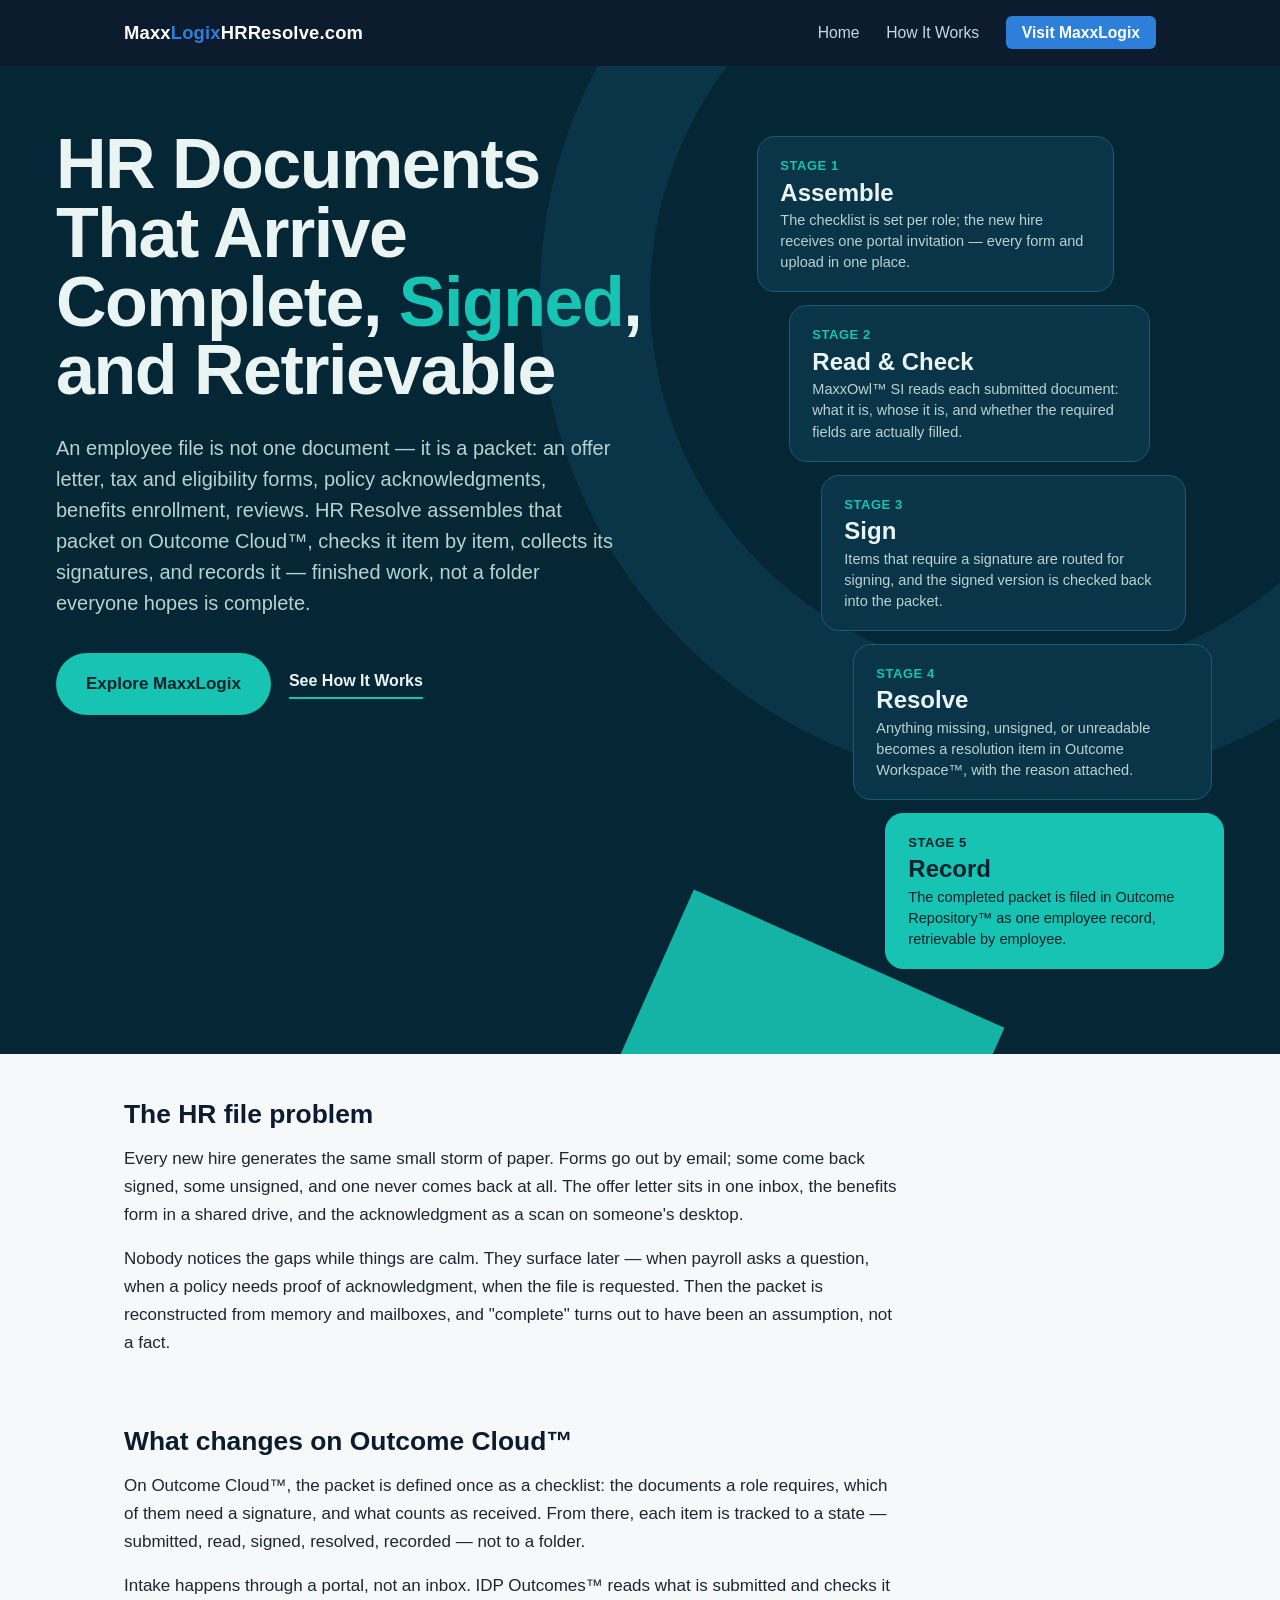
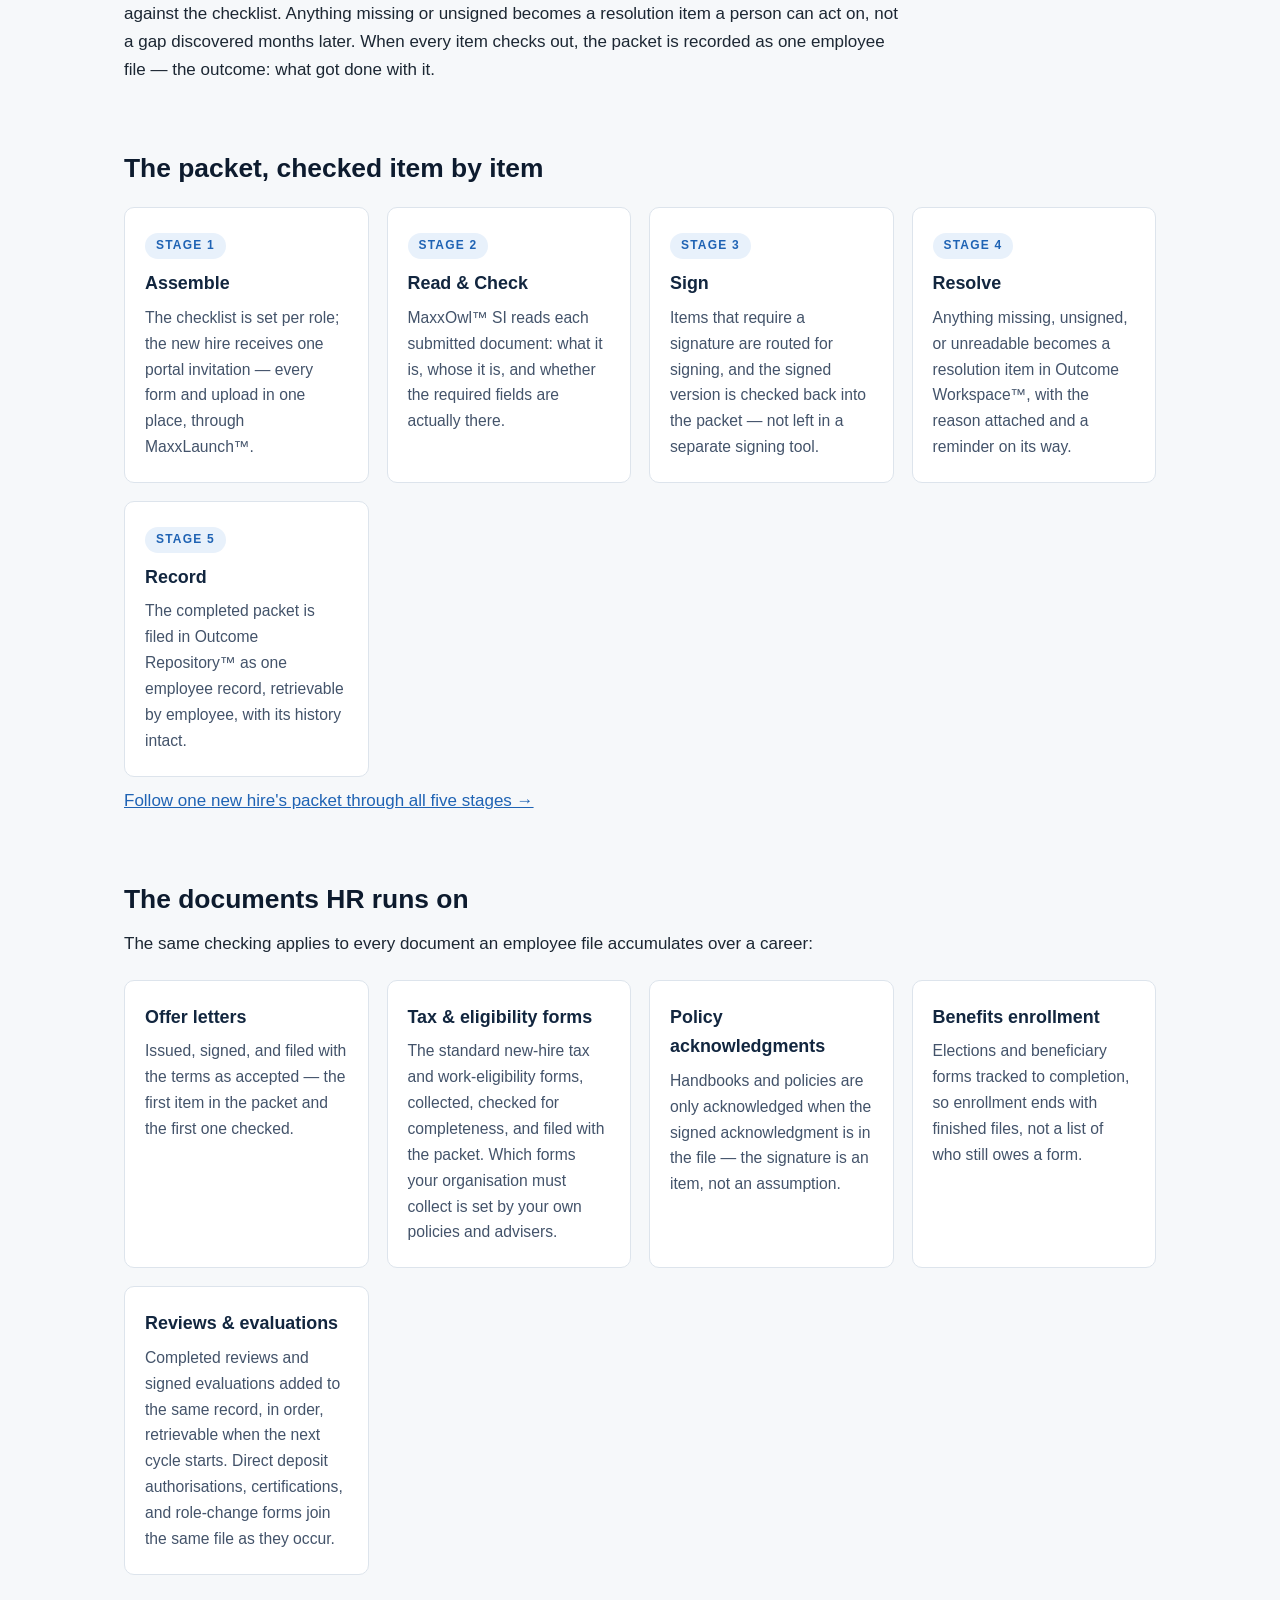
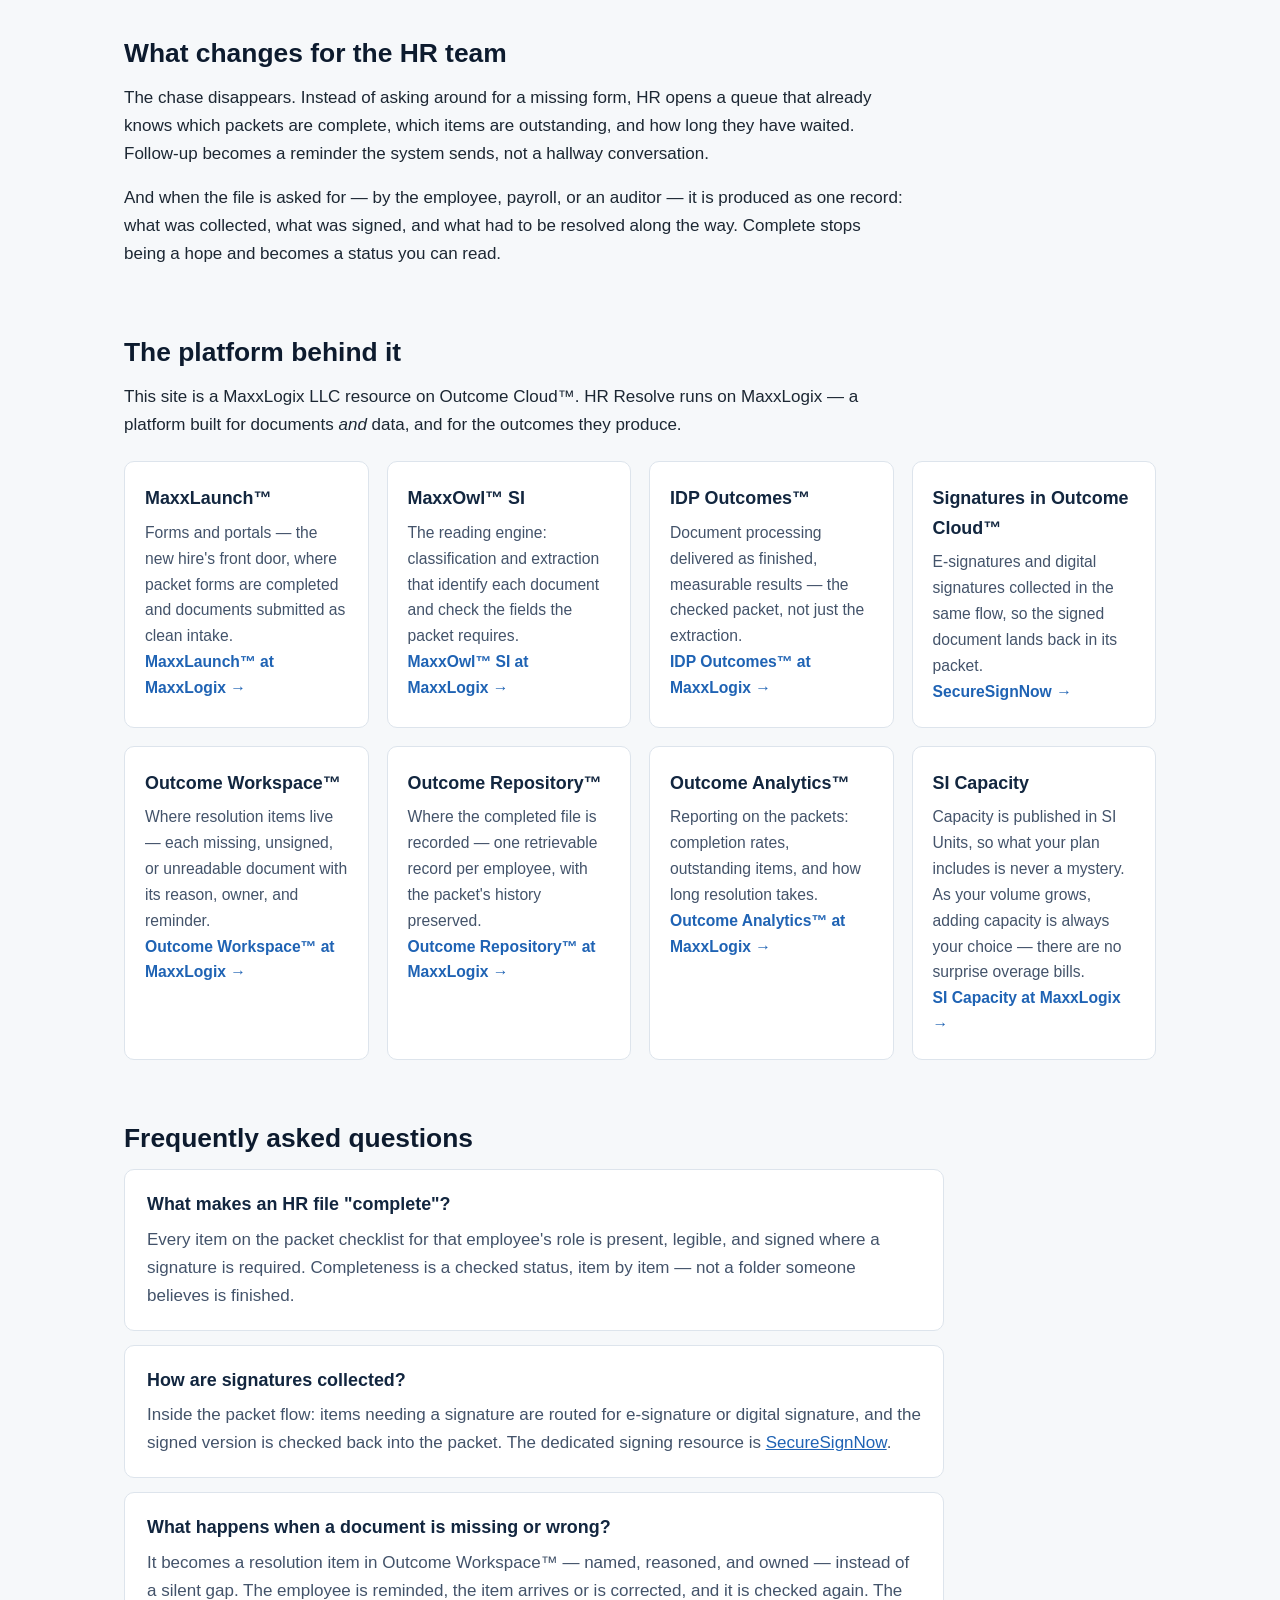
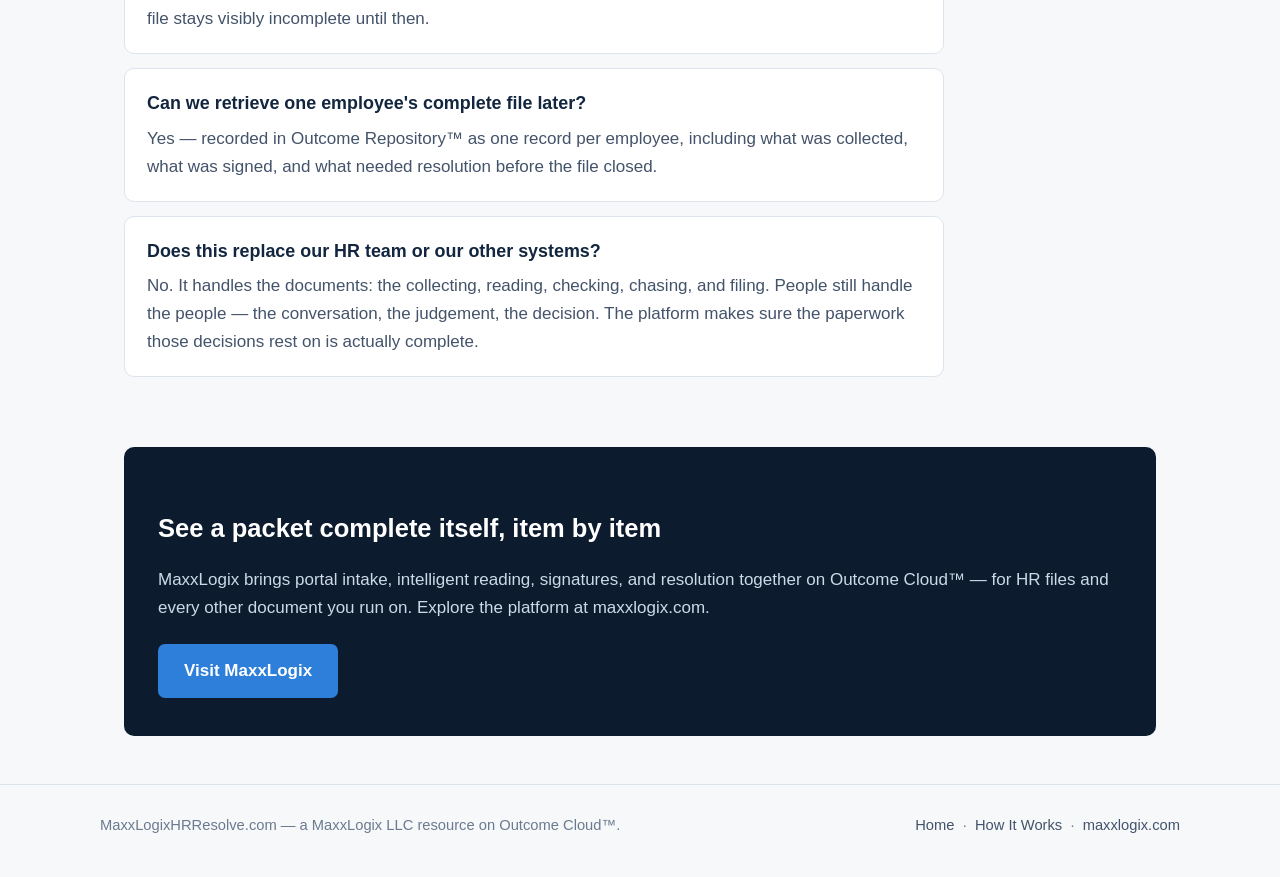
<file: index.html>
<!DOCTYPE html>
<html lang="en">
<head>
<meta charset="UTF-8">
<meta name="viewport" content="width=device-width, initial-scale=1.0">
<title>HR Documents That Arrive Complete, Signed, and Retrievable | MaxxLogix HR Resolve</title>
<meta name="description" content="HR document packets checked item by item on Outcome Cloud: portal intake, intelligent reading, signatures collected, missing items resolved, and the complete file recorded and retrievable by employee.">
<link rel="canonical" href="https://maxxlogixhrresolve.com/">
<meta property="og:type" content="website">
<meta property="og:site_name" content="MaxxLogix HR Resolve">
<meta property="og:title" content="HR Documents That Arrive Complete, Signed, and Retrievable">
<meta property="og:description" content="Onboarding packets with a missing form. Unsigned acknowledgments. Documents scattered across email. How Outcome Cloud assembles, checks, signs, resolves, and records the HR file.">
<meta property="og:url" content="https://maxxlogixhrresolve.com/">
<meta name="twitter:card" content="summary">
<link rel="stylesheet" href="style.css">
</head>
<body>

<header class="site-header">
  <div class="header-inner">
    <a class="wordmark" href="index.html">Maxx<span>Logix</span>HRResolve.com</a>
    <nav class="main-nav">
      <a href="index.html">Home</a>
      <a href="how-it-works.html">How It Works</a>
      <a class="nav-cta" href="https://maxxlogix.com">Visit MaxxLogix</a>
    </nav>
  </div>
</header>

<section class="bh">
  <div class="bh-wrap">
    <div class="bh-grid">
      <div>
        <h1 class="bh-h1" style="font-size:70px">HR Documents That Arrive Complete, <span class="bh-a">Signed</span>, and Retrievable</h1>
        <p class="bh-lede">An employee file is not one document — it is a packet: an offer letter, tax and eligibility forms, policy acknowledgments, benefits enrollment, reviews. HR Resolve assembles that packet on Outcome Cloud&trade;, checks it item by item, collects its signatures, and records it — finished work, not a folder everyone hopes is complete.</p>
        <div class="bh-actions">
          <a class="bh-btn" href="https://maxxlogix.com">Explore MaxxLogix</a>
          <a class="bh-link2" href="how-it-works.html">See How It Works</a>
        </div>
      </div>
      <div class="bh-path" aria-label="The path, end to end">
        <div class="bh-stage bh-s1"><div class="bh-n">Stage 1</div><div class="bh-t">Assemble</div><div class="bh-d">The checklist is set per role; the new hire receives one portal invitation — every form and upload in one place.</div></div>
        <div class="bh-stage bh-s2"><div class="bh-n">Stage 2</div><div class="bh-t">Read &amp; Check</div><div class="bh-d">MaxxOwl&trade; SI reads each submitted document: what it is, whose it is, and whether the required fields are actually filled.</div></div>
        <div class="bh-stage bh-s3"><div class="bh-n">Stage 3</div><div class="bh-t">Sign</div><div class="bh-d">Items that require a signature are routed for signing, and the signed version is checked back into the packet.</div></div>
        <div class="bh-stage bh-s4"><div class="bh-n">Stage 4</div><div class="bh-t">Resolve</div><div class="bh-d">Anything missing, unsigned, or unreadable becomes a resolution item in Outcome Workspace&trade;, with the reason attached.</div></div>
        <div class="bh-stage bh-s5"><div class="bh-n">Stage 5</div><div class="bh-t">Record</div><div class="bh-d">The completed packet is filed in Outcome Repository&trade; as one employee record, retrievable by employee.</div></div>
      </div>
    </div>
  </div>
</section>

<main>

  <section>
    <h2>The HR file problem</h2>
    <p>Every new hire generates the same small storm of paper. Forms go out by email; some come back signed, some unsigned, and one never comes back at all. The offer letter sits in one inbox, the benefits form in a shared drive, and the acknowledgment as a scan on someone's desktop.</p>
    <p>Nobody notices the gaps while things are calm. They surface later — when payroll asks a question, when a policy needs proof of acknowledgment, when the file is requested. Then the packet is reconstructed from memory and mailboxes, and "complete" turns out to have been an assumption, not a fact.</p>
  </section>

  <section>
    <h2>What changes on Outcome Cloud&trade;</h2>
    <p>On Outcome Cloud&trade;, the packet is defined once as a checklist: the documents a role requires, which of them need a signature, and what counts as received. From there, each item is tracked to a state — submitted, read, signed, resolved, recorded — not to a folder.</p>
    <p>Intake happens through a portal, not an inbox. IDP Outcomes&trade; reads what is submitted and checks it against the checklist. Anything missing or unsigned becomes a resolution item a person can act on, not a gap discovered months later. When every item checks out, the packet is recorded as one employee file — the outcome: what got done with it.</p>
  </section>

  <section>
    <h2>The packet, checked item by item</h2>
    <div class="grid">
      <div class="card">
        <span class="step">Stage 1</span>
        <h3>Assemble</h3>
        <p>The checklist is set per role; the new hire receives one portal invitation — every form and upload in one place, through MaxxLaunch&trade;.</p>
      </div>
      <div class="card">
        <span class="step">Stage 2</span>
        <h3>Read &amp; Check</h3>
        <p>MaxxOwl&trade; SI reads each submitted document: what it is, whose it is, and whether the required fields are actually there.</p>
      </div>
      <div class="card">
        <span class="step">Stage 3</span>
        <h3>Sign</h3>
        <p>Items that require a signature are routed for signing, and the signed version is checked back into the packet — not left in a separate signing tool.</p>
      </div>
      <div class="card">
        <span class="step">Stage 4</span>
        <h3>Resolve</h3>
        <p>Anything missing, unsigned, or unreadable becomes a resolution item in Outcome Workspace&trade;, with the reason attached and a reminder on its way.</p>
      </div>
      <div class="card">
        <span class="step">Stage 5</span>
        <h3>Record</h3>
        <p>The completed packet is filed in Outcome Repository&trade; as one employee record, retrievable by employee, with its history intact.</p>
      </div>
    </div>
    <p><a href="how-it-works.html">Follow one new hire's packet through all five stages &rarr;</a></p>
  </section>

  <section>
    <h2>The documents HR runs on</h2>
    <p>The same checking applies to every document an employee file accumulates over a career:</p>
    <div class="grid">
      <div class="card">
        <h3>Offer letters</h3>
        <p>Issued, signed, and filed with the terms as accepted — the first item in the packet and the first one checked.</p>
      </div>
      <div class="card">
        <h3>Tax &amp; eligibility forms</h3>
        <p>The standard new-hire tax and work-eligibility forms, collected, checked for completeness, and filed with the packet. Which forms your organisation must collect is set by your own policies and advisers.</p>
      </div>
      <div class="card">
        <h3>Policy acknowledgments</h3>
        <p>Handbooks and policies are only acknowledged when the signed acknowledgment is in the file — the signature is an item, not an assumption.</p>
      </div>
      <div class="card">
        <h3>Benefits enrollment</h3>
        <p>Elections and beneficiary forms tracked to completion, so enrollment ends with finished files, not a list of who still owes a form.</p>
      </div>
      <div class="card">
        <h3>Reviews &amp; evaluations</h3>
        <p>Completed reviews and signed evaluations added to the same record, in order, retrievable when the next cycle starts. Direct deposit authorisations, certifications, and role-change forms join the same file as they occur.</p>
      </div>
    </div>
  </section>

  <section>
    <h2>What changes for the HR team</h2>
    <p>The chase disappears. Instead of asking around for a missing form, HR opens a queue that already knows which packets are complete, which items are outstanding, and how long they have waited. Follow-up becomes a reminder the system sends, not a hallway conversation.</p>
    <p>And when the file is asked for — by the employee, payroll, or an auditor — it is produced as one record: what was collected, what was signed, and what had to be resolved along the way. Complete stops being a hope and becomes a status you can read.</p>
  </section>

  <section>
    <h2>The platform behind it</h2>
    <p class="narrow">This site is a MaxxLogix LLC resource on Outcome Cloud&trade;. HR Resolve runs on MaxxLogix — a platform built for documents <em>and</em> data, and for the outcomes they produce.</p>
    <div class="grid">
      <div class="card">
        <h3>MaxxLaunch&trade;</h3>
        <p>Forms and portals — the new hire's front door, where packet forms are completed and documents submitted as clean intake.</p>
        <p><a href="https://maxxlogix.com/maxxlaunch/">MaxxLaunch&trade; at MaxxLogix &rarr;</a></p>
      </div>
      <div class="card">
        <h3>MaxxOwl&trade; SI</h3>
        <p>The reading engine: classification and extraction that identify each document and check the fields the packet requires.</p>
        <p><a href="https://maxxlogix.com/maxxowl-si/">MaxxOwl&trade; SI at MaxxLogix &rarr;</a></p>
      </div>
      <div class="card">
        <h3>IDP Outcomes&trade;</h3>
        <p>Document processing delivered as finished, measurable results — the checked packet, not just the extraction.</p>
        <p><a href="https://maxxlogix.com/idp-outcomes/">IDP Outcomes&trade; at MaxxLogix &rarr;</a></p>
      </div>
      <div class="card">
        <h3>Signatures in Outcome Cloud&trade;</h3>
        <p>E-signatures and digital signatures collected in the same flow, so the signed document lands back in its packet.</p>
        <p><a href="https://securesignnow.com/">SecureSignNow &rarr;</a></p>
      </div>
      <div class="card">
        <h3>Outcome Workspace&trade;</h3>
        <p>Where resolution items live — each missing, unsigned, or unreadable document with its reason, owner, and reminder.</p>
        <p><a href="https://maxxlogix.com/outcome-workspace/">Outcome Workspace&trade; at MaxxLogix &rarr;</a></p>
      </div>
      <div class="card">
        <h3>Outcome Repository&trade;</h3>
        <p>Where the completed file is recorded — one retrievable record per employee, with the packet's history preserved.</p>
        <p><a href="https://maxxlogix.com/outcome-repository/">Outcome Repository&trade; at MaxxLogix &rarr;</a></p>
      </div>
      <div class="card">
        <h3>Outcome Analytics&trade;</h3>
        <p>Reporting on the packets: completion rates, outstanding items, and how long resolution takes.</p>
        <p><a href="https://maxxlogix.com/outcome-analytics/">Outcome Analytics&trade; at MaxxLogix &rarr;</a></p>
      </div>
      <div class="card">
        <h3>SI Capacity</h3>
        <p>Capacity is published in SI Units, so what your plan includes is never a mystery. As your volume grows, adding capacity is always your choice — there are no surprise overage bills.</p>
        <p><a href="https://maxxlogix.com/si-capacity/">SI Capacity at MaxxLogix &rarr;</a></p>
      </div>
    </div>
  </section>

  <section>
    <h2>Frequently asked questions</h2>

    <div class="faq-item">
      <h3>What makes an HR file "complete"?</h3>
      <p>Every item on the packet checklist for that employee's role is present, legible, and signed where a signature is required. Completeness is a checked status, item by item — not a folder someone believes is finished.</p>
    </div>

    <div class="faq-item">
      <h3>How are signatures collected?</h3>
      <p>Inside the packet flow: items needing a signature are routed for e-signature or digital signature, and the signed version is checked back into the packet. The dedicated signing resource is <a href="https://securesignnow.com/">SecureSignNow</a>.</p>
    </div>

    <div class="faq-item">
      <h3>What happens when a document is missing or wrong?</h3>
      <p>It becomes a resolution item in Outcome Workspace&trade; — named, reasoned, and owned — instead of a silent gap. The employee is reminded, the item arrives or is corrected, and it is checked again. The file stays visibly incomplete until then.</p>
    </div>

    <div class="faq-item">
      <h3>Can we retrieve one employee's complete file later?</h3>
      <p>Yes — recorded in Outcome Repository&trade; as one record per employee, including what was collected, what was signed, and what needed resolution before the file closed.</p>
    </div>

    <div class="faq-item">
      <h3>Does this replace our HR team or our other systems?</h3>
      <p>No. It handles the documents: the collecting, reading, checking, chasing, and filing. People still handle the people — the conversation, the judgement, the decision. The platform makes sure the paperwork those decisions rest on is actually complete.</p>
    </div>
  </section>

  <div class="cta-band">
    <h2>See a packet complete itself, item by item</h2>
    <p>MaxxLogix brings portal intake, intelligent reading, signatures, and resolution together on Outcome Cloud&trade; — for HR files and every other document you run on. Explore the platform at maxxlogix.com.</p>
    <a class="btn" href="https://maxxlogix.com">Visit MaxxLogix</a>
  </div>

</main>

<footer class="site-footer">
  <div class="footer-inner">
    <span>MaxxLogixHRResolve.com — a MaxxLogix LLC resource on Outcome Cloud&trade;.</span>
    <span><a href="index.html">Home</a> &nbsp;·&nbsp; <a href="how-it-works.html">How It Works</a> &nbsp;·&nbsp; <a href="https://maxxlogix.com">maxxlogix.com</a></span>
  </div>
</footer>

</body>
</html>
</file>
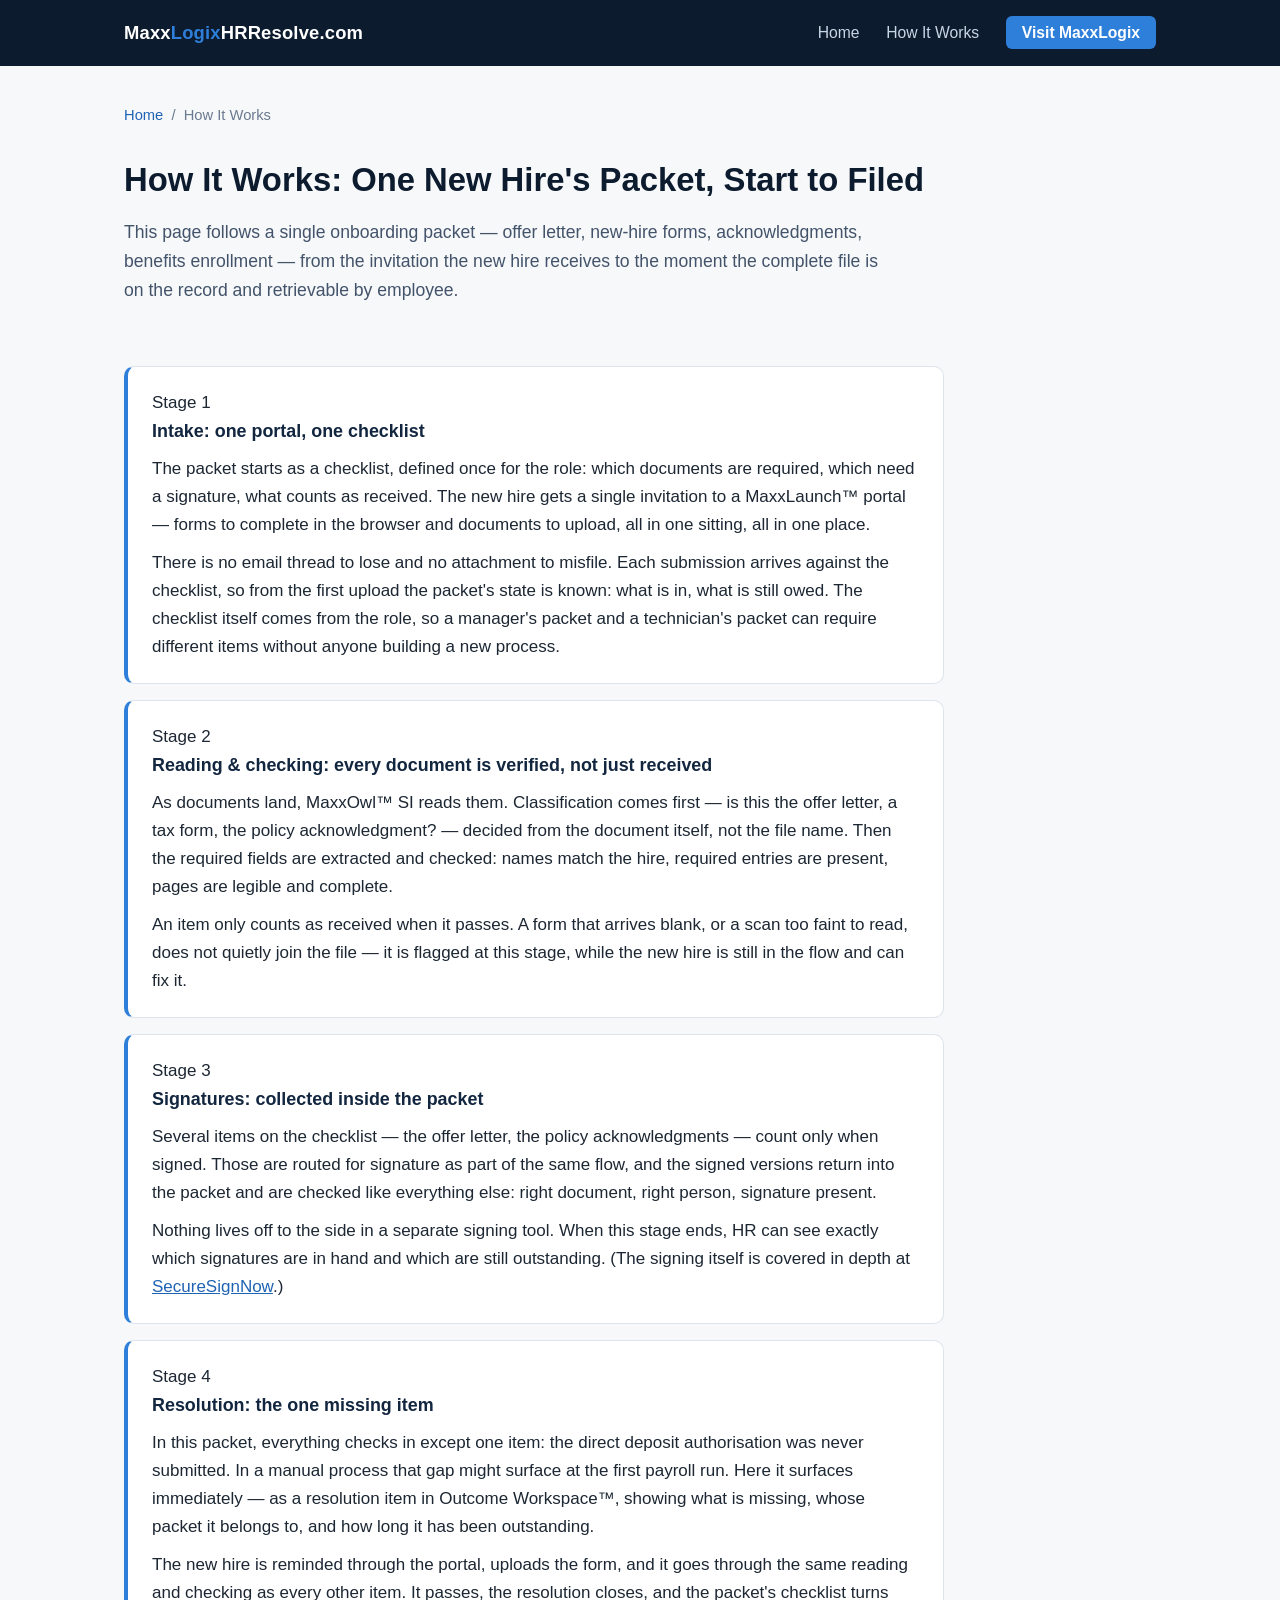
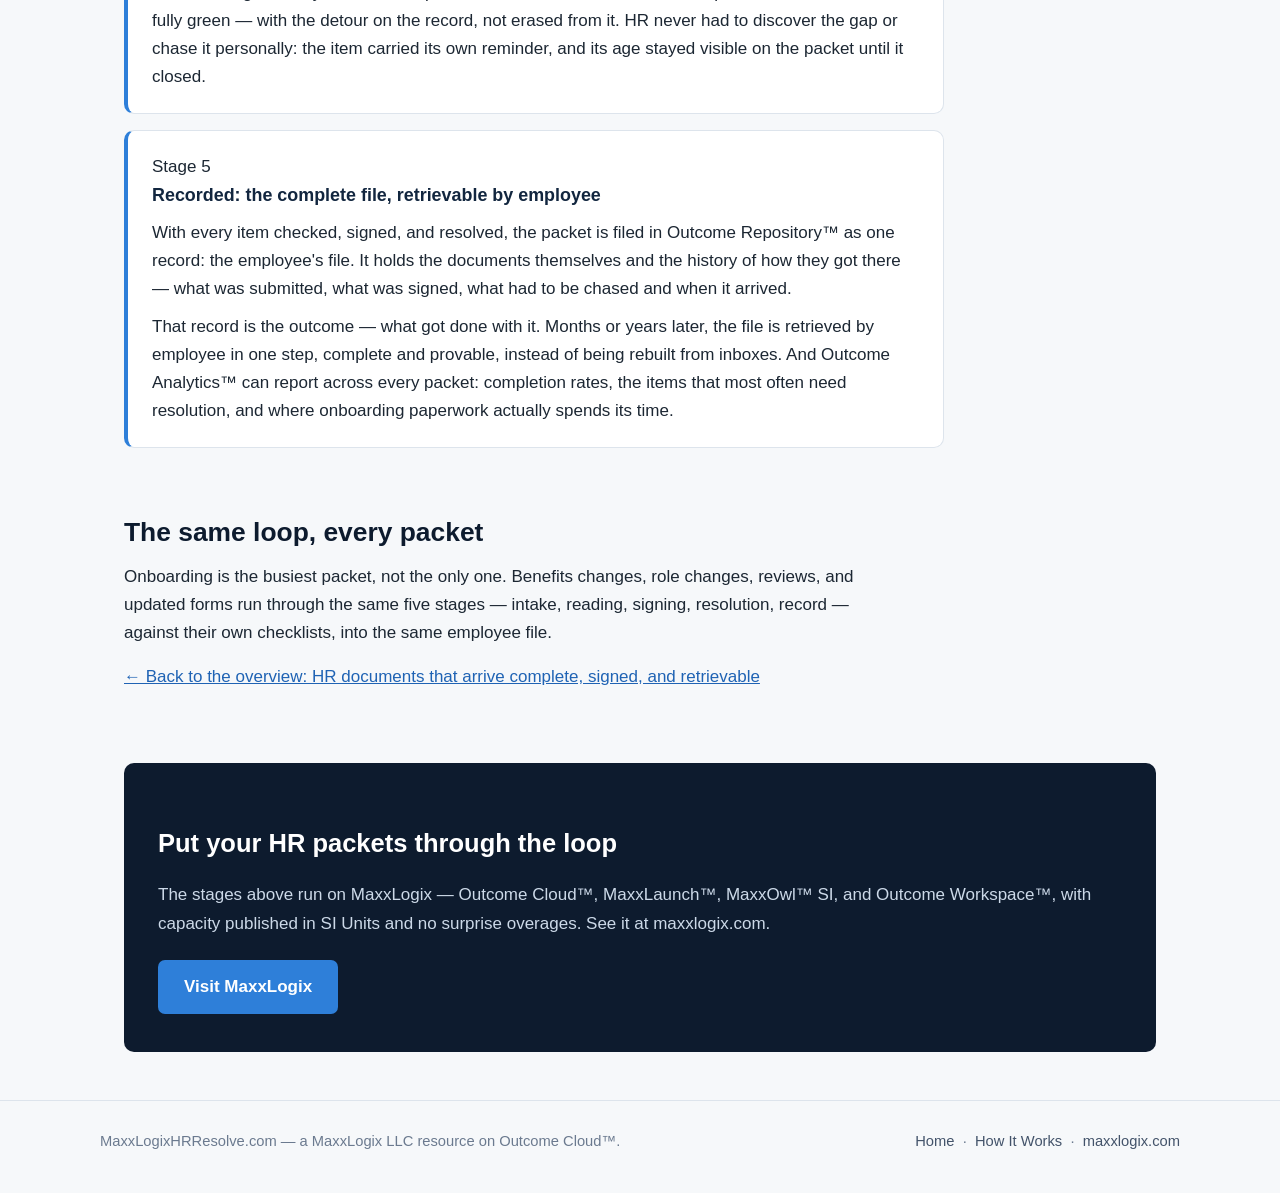
<file: how-it-works.html>
<!DOCTYPE html>
<html lang="en">
<head>
<meta charset="UTF-8">
<meta name="viewport" content="width=device-width, initial-scale=1.0">
<title>How It Works: One New Hire's Packet, Completed End to End | MaxxLogix HR Resolve</title>
<meta name="description" content="Follow one new hire's document packet through portal intake, intelligent reading and checking, the signature step, one missing item resolved, and the complete file recorded — retrievable by employee.">
<link rel="canonical" href="https://maxxlogixhrresolve.com/how-it-works.html">
<meta property="og:type" content="article">
<meta property="og:site_name" content="MaxxLogix HR Resolve">
<meta property="og:title" content="How It Works: One New Hire's Packet, Completed End to End">
<meta property="og:description" content="Portal intake via MaxxLaunch, MaxxOwl SI reading and checking, signatures collected, one missing item resolved, and the complete HR file recorded in Outcome Repository.">
<meta property="og:url" content="https://maxxlogixhrresolve.com/how-it-works.html">
<meta name="twitter:card" content="summary">
<link rel="stylesheet" href="style.css">
</head>
<body>

<header class="site-header">
  <div class="header-inner">
    <a class="wordmark" href="index.html">Maxx<span>Logix</span>HRResolve.com</a>
    <nav class="main-nav">
      <a href="index.html">Home</a>
      <a href="how-it-works.html">How It Works</a>
      <a class="nav-cta" href="https://maxxlogix.com">Visit MaxxLogix</a>
    </nav>
  </div>
</header>

<main>

  <p class="crumb"><a href="index.html">Home</a> &nbsp;/&nbsp; How It Works</p>

  <div class="page-head">
    <h1>How It Works: One New Hire's Packet, Start to Filed</h1>
    <p class="lede">This page follows a single onboarding packet — offer letter, new-hire forms, acknowledgments, benefits enrollment — from the invitation the new hire receives to the moment the complete file is on the record and retrievable by employee.</p>
  </div>

  <section>
    <div class="stage-list">

      <div class="stage-block">
        <span class="step">Stage 1</span>
        <h3>Intake: one portal, one checklist</h3>
        <p>The packet starts as a checklist, defined once for the role: which documents are required, which need a signature, what counts as received. The new hire gets a single invitation to a MaxxLaunch&trade; portal — forms to complete in the browser and documents to upload, all in one sitting, all in one place.</p>
        <p>There is no email thread to lose and no attachment to misfile. Each submission arrives against the checklist, so from the first upload the packet's state is known: what is in, what is still owed. The checklist itself comes from the role, so a manager's packet and a technician's packet can require different items without anyone building a new process.</p>
      </div>

      <div class="stage-block">
        <span class="step">Stage 2</span>
        <h3>Reading &amp; checking: every document is verified, not just received</h3>
        <p>As documents land, MaxxOwl&trade; SI reads them. Classification comes first — is this the offer letter, a tax form, the policy acknowledgment? — decided from the document itself, not the file name. Then the required fields are extracted and checked: names match the hire, required entries are present, pages are legible and complete.</p>
        <p>An item only counts as received when it passes. A form that arrives blank, or a scan too faint to read, does not quietly join the file — it is flagged at this stage, while the new hire is still in the flow and can fix it.</p>
      </div>

      <div class="stage-block">
        <span class="step">Stage 3</span>
        <h3>Signatures: collected inside the packet</h3>
        <p>Several items on the checklist — the offer letter, the policy acknowledgments — count only when signed. Those are routed for signature as part of the same flow, and the signed versions return into the packet and are checked like everything else: right document, right person, signature present.</p>
        <p>Nothing lives off to the side in a separate signing tool. When this stage ends, HR can see exactly which signatures are in hand and which are still outstanding. (The signing itself is covered in depth at <a href="https://securesignnow.com/">SecureSignNow</a>.)</p>
      </div>

      <div class="stage-block">
        <span class="step">Stage 4</span>
        <h3>Resolution: the one missing item</h3>
        <p>In this packet, everything checks in except one item: the direct deposit authorisation was never submitted. In a manual process that gap might surface at the first payroll run. Here it surfaces immediately — as a resolution item in Outcome Workspace&trade;, showing what is missing, whose packet it belongs to, and how long it has been outstanding.</p>
        <p>The new hire is reminded through the portal, uploads the form, and it goes through the same reading and checking as every other item. It passes, the resolution closes, and the packet's checklist turns fully green — with the detour on the record, not erased from it. HR never had to discover the gap or chase it personally: the item carried its own reminder, and its age stayed visible on the packet until it closed.</p>
      </div>

      <div class="stage-block">
        <span class="step">Stage 5</span>
        <h3>Recorded: the complete file, retrievable by employee</h3>
        <p>With every item checked, signed, and resolved, the packet is filed in Outcome Repository&trade; as one record: the employee's file. It holds the documents themselves and the history of how they got there — what was submitted, what was signed, what had to be chased and when it arrived.</p>
        <p>That record is the outcome — what got done with it. Months or years later, the file is retrieved by employee in one step, complete and provable, instead of being rebuilt from inboxes. And Outcome Analytics&trade; can report across every packet: completion rates, the items that most often need resolution, and where onboarding paperwork actually spends its time.</p>
      </div>

    </div>
  </section>

  <section>
    <h2>The same loop, every packet</h2>
    <p class="narrow">Onboarding is the busiest packet, not the only one. Benefits changes, role changes, reviews, and updated forms run through the same five stages — intake, reading, signing, resolution, record — against their own checklists, into the same employee file.</p>
    <p class="narrow"><a href="index.html">&larr; Back to the overview: HR documents that arrive complete, signed, and retrievable</a></p>
  </section>

  <div class="cta-band">
    <h2>Put your HR packets through the loop</h2>
    <p>The stages above run on MaxxLogix — Outcome Cloud&trade;, MaxxLaunch&trade;, MaxxOwl&trade; SI, and Outcome Workspace&trade;, with capacity published in SI Units and no surprise overages. See it at maxxlogix.com.</p>
    <a class="btn" href="https://maxxlogix.com">Visit MaxxLogix</a>
  </div>

</main>

<footer class="site-footer">
  <div class="footer-inner">
    <span>MaxxLogixHRResolve.com — a MaxxLogix LLC resource on Outcome Cloud&trade;.</span>
    <span><a href="index.html">Home</a> &nbsp;·&nbsp; <a href="how-it-works.html">How It Works</a> &nbsp;·&nbsp; <a href="https://maxxlogix.com">maxxlogix.com</a></span>
  </div>
</footer>

</body>
</html>
</file>
<file: style.css>
/* MaxxLogix HR Resolve — microsite styles
   Palette: deep navy / slate with a single steel-blue accent.
   No external assets. System font stack only. */

:root {
  --navy: #0d1b2e;
  --navy-2: #12263f;
  --slate: #43536a;
  --slate-light: #6b7a8f;
  --ink: #1c2733;
  --bg: #f6f8fa;
  --card: #ffffff;
  --line: #dde4ec;
  --accent: #2e7fd9;
  --accent-dark: #1f63b4;
  --radius: 10px;
}

* { box-sizing: border-box; }

html { scroll-behavior: smooth; }

body {
  margin: 0;
  font-family: -apple-system, BlinkMacSystemFont, "Segoe UI", Roboto,
    "Helvetica Neue", Arial, sans-serif;
  color: var(--ink);
  background: var(--bg);
  line-height: 1.65;
  font-size: 17px;
}

a { color: var(--accent-dark); }
a:hover { color: var(--accent); }

/* ---------- Header ---------- */
.site-header {
  background: var(--navy);
  color: #fff;
}
.header-inner {
  max-width: 1080px;
  margin: 0 auto;
  padding: 18px 24px;
  display: flex;
  flex-wrap: wrap;
  align-items: center;
  justify-content: space-between;
  gap: 12px;
}
.wordmark {
  color: #fff;
  text-decoration: none;
  font-weight: 700;
  font-size: 1.15rem;
  letter-spacing: 0.01em;
}
.wordmark span { color: var(--accent); }
.main-nav a {
  color: #c9d6e6;
  text-decoration: none;
  margin-left: 22px;
  font-size: 0.98rem;
}
.main-nav a:hover { color: #fff; }
.main-nav a.nav-cta {
  background: var(--accent);
  color: #fff;
  padding: 8px 16px;
  border-radius: 6px;
  font-weight: 600;
}
.main-nav a.nav-cta:hover { background: var(--accent-dark); }

/* ---------- Hero ---------- */
.hero {
  background: linear-gradient(160deg, var(--navy) 0%, var(--navy-2) 70%, #1a3a5c 100%);
  color: #fff;
  padding: 64px 24px 72px;
}
.hero-inner { max-width: 820px; margin: 0 auto; }
.hero .eyebrow {
  text-transform: uppercase;
  letter-spacing: 0.14em;
  font-size: 0.78rem;
  font-weight: 700;
  color: #8fc1f2;
  margin: 0 0 14px;
}
.hero h1 {
  font-size: 2.45rem;
  line-height: 1.18;
  margin: 0 0 18px;
  font-weight: 750;
}
.hero p.lede {
  font-size: 1.16rem;
  color: #d7e3f0;
  margin: 0 0 28px;
  max-width: 680px;
}
.btn {
  display: inline-block;
  background: var(--accent);
  color: #fff;
  text-decoration: none;
  font-weight: 600;
  padding: 13px 26px;
  border-radius: 7px;
  margin-right: 12px;
}
.btn:hover { background: var(--accent-dark); color: #fff; }
.btn.ghost {
  background: transparent;
  border: 1px solid #7d97b5;
  color: #e6eef7;
}
.btn.ghost:hover { border-color: #fff; color: #fff; }

/* ---------- Layout ---------- */
main { max-width: 1080px; margin: 0 auto; padding: 0 24px; }
section { padding: 44px 0 8px; }
section h2 {
  font-size: 1.65rem;
  line-height: 1.25;
  color: var(--navy);
  margin: 0 0 14px;
}
section h3 { color: var(--navy-2); margin: 0 0 8px; font-size: 1.12rem; }
section p { max-width: 780px; margin: 0 0 16px; }
.narrow { max-width: 780px; }

/* ---------- Stage / card grids ---------- */
.grid {
  display: grid;
  grid-template-columns: repeat(auto-fit, minmax(230px, 1fr));
  gap: 18px;
  margin: 22px 0 10px;
}
.card {
  background: var(--card);
  border: 1px solid var(--line);
  border-radius: var(--radius);
  padding: 22px 20px;
}
.card .step {
  display: inline-block;
  font-size: 0.75rem;
  font-weight: 700;
  letter-spacing: 0.1em;
  text-transform: uppercase;
  color: var(--accent-dark);
  background: #e8f1fb;
  border-radius: 20px;
  padding: 3px 11px;
  margin-bottom: 10px;
}
.card p { margin: 0; font-size: 0.98rem; color: var(--slate); }
.card h3 { margin-bottom: 6px; }
.card a { font-weight: 600; text-decoration: none; }
.card a:hover { text-decoration: underline; }

/* ---------- Deep-dive stage list (how it works) ---------- */
.stage-list { max-width: 820px; }
.stage-block {
  background: var(--card);
  border: 1px solid var(--line);
  border-left: 4px solid var(--accent);
  border-radius: var(--radius);
  padding: 22px 24px;
  margin-bottom: 16px;
}
.stage-block p { margin: 0 0 10px; }
.stage-block p:last-child { margin-bottom: 0; }

/* ---------- FAQ ---------- */
.faq-item {
  background: var(--card);
  border: 1px solid var(--line);
  border-radius: var(--radius);
  padding: 20px 22px;
  margin-bottom: 14px;
  max-width: 820px;
}
.faq-item h3 { margin-bottom: 6px; }
.faq-item p { margin: 0; color: var(--slate); }

/* ---------- CTA band ---------- */
.cta-band {
  background: var(--navy);
  color: #fff;
  border-radius: var(--radius);
  padding: 38px 34px;
  margin: 48px 0;
  text-align: left;
}
.cta-band h2 { color: #fff; margin-bottom: 10px; }
.cta-band p { color: #ccd9e8; margin-bottom: 22px; }

/* ---------- Footer ---------- */
.site-footer {
  border-top: 1px solid var(--line);
  margin-top: 24px;
  padding: 28px 24px 40px;
  color: var(--slate-light);
  font-size: 0.92rem;
}
.footer-inner {
  max-width: 1080px;
  margin: 0 auto;
  display: flex;
  flex-wrap: wrap;
  gap: 10px 28px;
  justify-content: space-between;
}
.site-footer a { color: var(--slate); text-decoration: none; }
.site-footer a:hover { text-decoration: underline; }

/* ---------- Breadcrumb (subpage) ---------- */
.crumb { padding: 22px 0 0; font-size: 0.92rem; color: var(--slate-light); }
.crumb a { text-decoration: none; }
.crumb a:hover { text-decoration: underline; }
.page-head { padding-top: 18px; }
.page-head h1 { font-size: 2.05rem; color: var(--navy); line-height: 1.22; margin: 0 0 12px; }
.page-head p.lede { font-size: 1.1rem; color: var(--slate); max-width: 760px; }

/* ---------- Responsive ---------- */
@media (max-width: 640px) {
  body { font-size: 16px; }
  .hero { padding: 44px 20px 52px; }
  .hero h1 { font-size: 1.85rem; }
  .page-head h1 { font-size: 1.6rem; }
  section h2 { font-size: 1.4rem; }
  .main-nav a { margin-left: 14px; }
  .btn { display: block; text-align: center; margin: 0 0 10px; }
  .cta-band { padding: 28px 22px; }
}

/* ===== Bold hero (bh-) — 2026-11-17 rollout, approved sample system ===== */
.bh{position:relative;background:#052635;color:#eaf5f3;overflow:clip;padding:64px 56px 72px}
.bh::before{content:"";position:absolute;width:760px;height:760px;border-radius:50%;border:110px solid #0a3549;right:-240px;top:-260px}
.bh::after{content:"";position:absolute;width:340px;height:340px;background:#17c3b2;right:330px;bottom:-230px;transform:rotate(24deg);opacity:.9}
.bh-wrap{position:relative;z-index:2;max-width:1360px;margin:0 auto}
.bh-grid{display:grid;grid-template-columns:minmax(0,7fr) minmax(0,5fr);gap:48px;align-items:start}
.bh-h1{font-weight:800;line-height:.98;letter-spacing:-1.5px;margin:0;overflow-wrap:break-word;text-wrap:balance;color:#eaf5f3}
.bh-a{color:#17c3b2}
.bh-h{color:#ffb03a}
.bh-lede{margin-top:28px;font-size:20px;line-height:1.55;color:#b9d2cf;max-width:560px}
.bh-actions{margin-top:34px;display:flex;gap:18px;align-items:center;flex-wrap:wrap}
.bh-btn{display:inline-block;background:#17c3b2;color:#03222b;font-weight:700;font-size:17px;text-decoration:none;padding:17px 30px;border-radius:999px;transition:transform .18s ease}
.bh-btn:hover{transform:translateY(-2px);color:#03222b}
.bh-link2{color:#eaf5f3;font-weight:600;font-size:16px;text-decoration:none;border-bottom:2px solid #17c3b2;padding-bottom:3px}
.bh-link2:hover{color:#17c3b2}
.bh-path{position:relative;padding-top:6px}
.bh-stage{background:#0a3549;border:1px solid #155e75;border-radius:18px;padding:18px 22px;margin-bottom:13px;position:relative}
.bh-n{font-size:13px;color:#17c3b2;font-weight:700;letter-spacing:.04em;text-transform:uppercase}
.bh-t{font-size:24px;font-weight:700;margin-top:2px;line-height:1.15;color:#eaf5f3}
.bh-d{font-size:14.5px;color:#b9d2cf;margin-top:4px;line-height:1.45}
.bh-s1{margin-right:110px}
.bh-s2{margin-left:32px;margin-right:74px}
.bh-s3{margin-left:64px;margin-right:38px}
.bh-s4{margin-left:96px;margin-right:12px}
.bh-s5{margin-left:128px;background:#17c3b2;border-color:#17c3b2}
.bh-s5 .bh-n,.bh-s5 .bh-t,.bh-s5 .bh-d{color:#03222b}
@media (max-width:900px){
  .bh{padding:44px 24px 54px}
  .bh-grid{grid-template-columns:1fr}
  .bh-h1{font-size:52px !important}
  .bh-s1,.bh-s2,.bh-s3,.bh-s4,.bh-s5{margin-left:0;margin-right:0}
}
@media (prefers-reduced-motion: reduce){
  .bh-btn{transition:none}
  .bh-btn:hover{transform:none}
}
</file>
